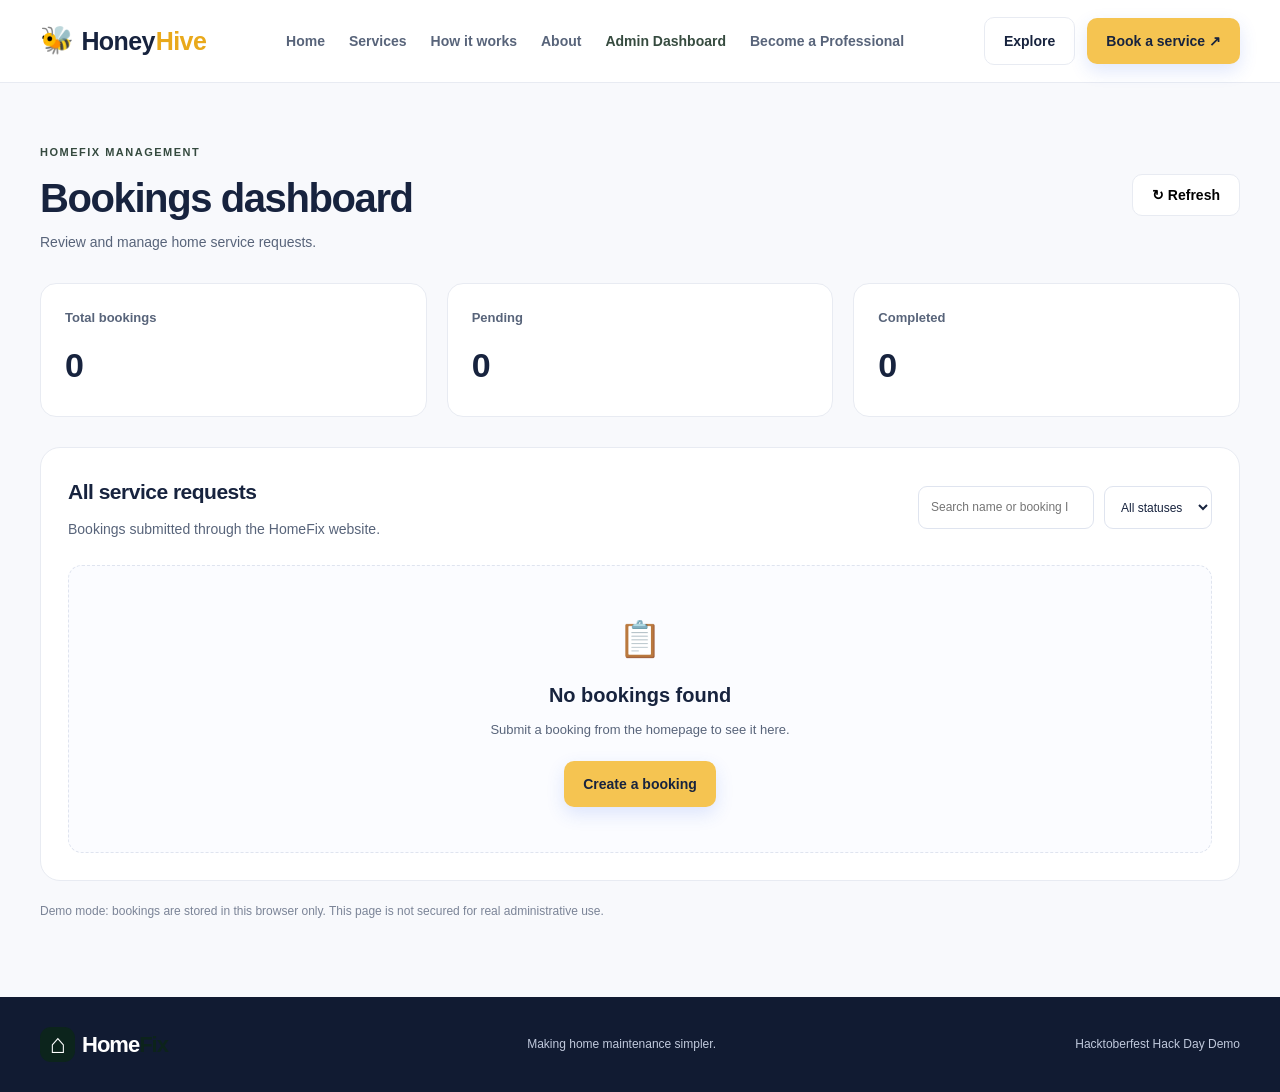
<file: admin.html>
<!DOCTYPE html>
<html lang="en">
<head>
    <meta charset="UTF-8">
    <meta name="viewport" content="width=device-width, initial-scale=1.0">

    <title>HomeFix | Admin Dashboard</title>

    <link rel="stylesheet" href="style.css">
    <script src="admin.js" defer></script>
</head>

<body class="admin-page">

    <!-- <header class="navbar">
        <div class="container nav-container">
            <a href="index.html" class="logo">
                <span class="logo-icon">⌂</span>
                Home<span>Fix</span>
            </a>

            <nav class="nav-links">
                <a href="index.html">View website</a>
                <a href="admin.html" class="active">Bookings</a>
            </nav>

            <a href="index.html#booking" class="btn btn-primary">
                New booking ↗
            </a>
        </div>
    </header> -->

    
<header class="navbar">
    <div class="container nav-container">

        <a href="index.html" class="logo honey-logo">
            <span class="bee-mark" aria-hidden="true">🐝</span>
            Honey<span>Hive</span>
        </a>

        <nav class="nav-links">
            <a href="index.html#home">Home</a>
            <a href="index.html#services">Services</a>
            <a href="index.html#how-it-works">How it works</a>
            <a href="index.html#about">About</a>
            <a href="admin.html" class="active">Admin Dashboard</a>
            <a href="provider-register.html">Become a Professional</a>
        </nav>

        <div class="nav-actions">
            <a href="index.html#services" class="btn btn-outline">
                Explore
            </a>
            <a href="index.html#booking" class="btn btn-primary">
                Book a service ↗
            </a>
        </div>

    </div>
</header>


    <main class="admin-main container">

        <div class="admin-heading">
            <div>
                <span class="section-label">HOMEFIX MANAGEMENT</span>
                <h1>Bookings dashboard</h1>
                <p>Review and manage home service requests.</p>
            </div>

            <button class="btn btn-outline"
                    id="refreshBookings" type="button">
                ↻ Refresh
            </button>
        </div>

        <!-- Summary cards -->
        <section class="admin-stats" aria-label="Booking statistics">

            <article class="stat-card">
                <span>Total bookings</span>
                <strong id="totalCount">0</strong>
            </article>

            <article class="stat-card">
                <span>Pending</span>
                <strong id="pendingCount">0</strong>
            </article>

            <article class="stat-card">
                <span>Completed</span>
                <strong id="completedCount">0</strong>
            </article>

        </section>

        <!-- Search and filter -->
        <section class="admin-panel">

            <div class="admin-toolbar">
                <div>
                    <h2>All service requests</h2>
                    <p>Bookings submitted through the HomeFix website.</p>
                </div>

                <div class="admin-filters">
                    <label class="visually-hidden" for="searchBookings">
                        Search bookings
                    </label>
                    <input
                        id="searchBookings"
                        type="search"
                        placeholder="Search name or booking ID...">

                    <label class="visually-hidden" for="statusFilter">
                        Filter by status
                    </label>
                    <select id="statusFilter">
                        <option value="All">All statuses</option>
                        <option value="Pending">Pending</option>
                        <option value="Completed">Completed</option>
                    </select>
                </div>
            </div>

            <div id="bookingsList" class="bookings-list"
                 aria-live="polite">
                <!-- Booking cards are inserted by admin.js -->
            </div>

            <div id="emptyState" class="empty-state" hidden>
                <div class="empty-icon">📋</div>
                <h3>No bookings found</h3>
                <p>Submit a booking from the homepage to see it here.</p>
                <a href="index.html#booking" class="btn btn-primary">
                    Create a booking
                </a>
            </div>

        </section>

        <p class="admin-notice">
            Demo mode: bookings are stored in this browser only.
            This page is not secured for real administrative use.
        </p>

    </main>

    <footer class="footer">
        <div class="container footer-inner">
            <a href="index.html" class="logo footer-logo">
                <span class="logo-icon">⌂</span>
                Home<span>Fix</span>
            </a>
            <p>Making home maintenance simpler.</p>
            <span class="copyright">Hacktoberfest Hack Day Demo</span>
        </div>
    </footer>

</body>
</html>
</file>
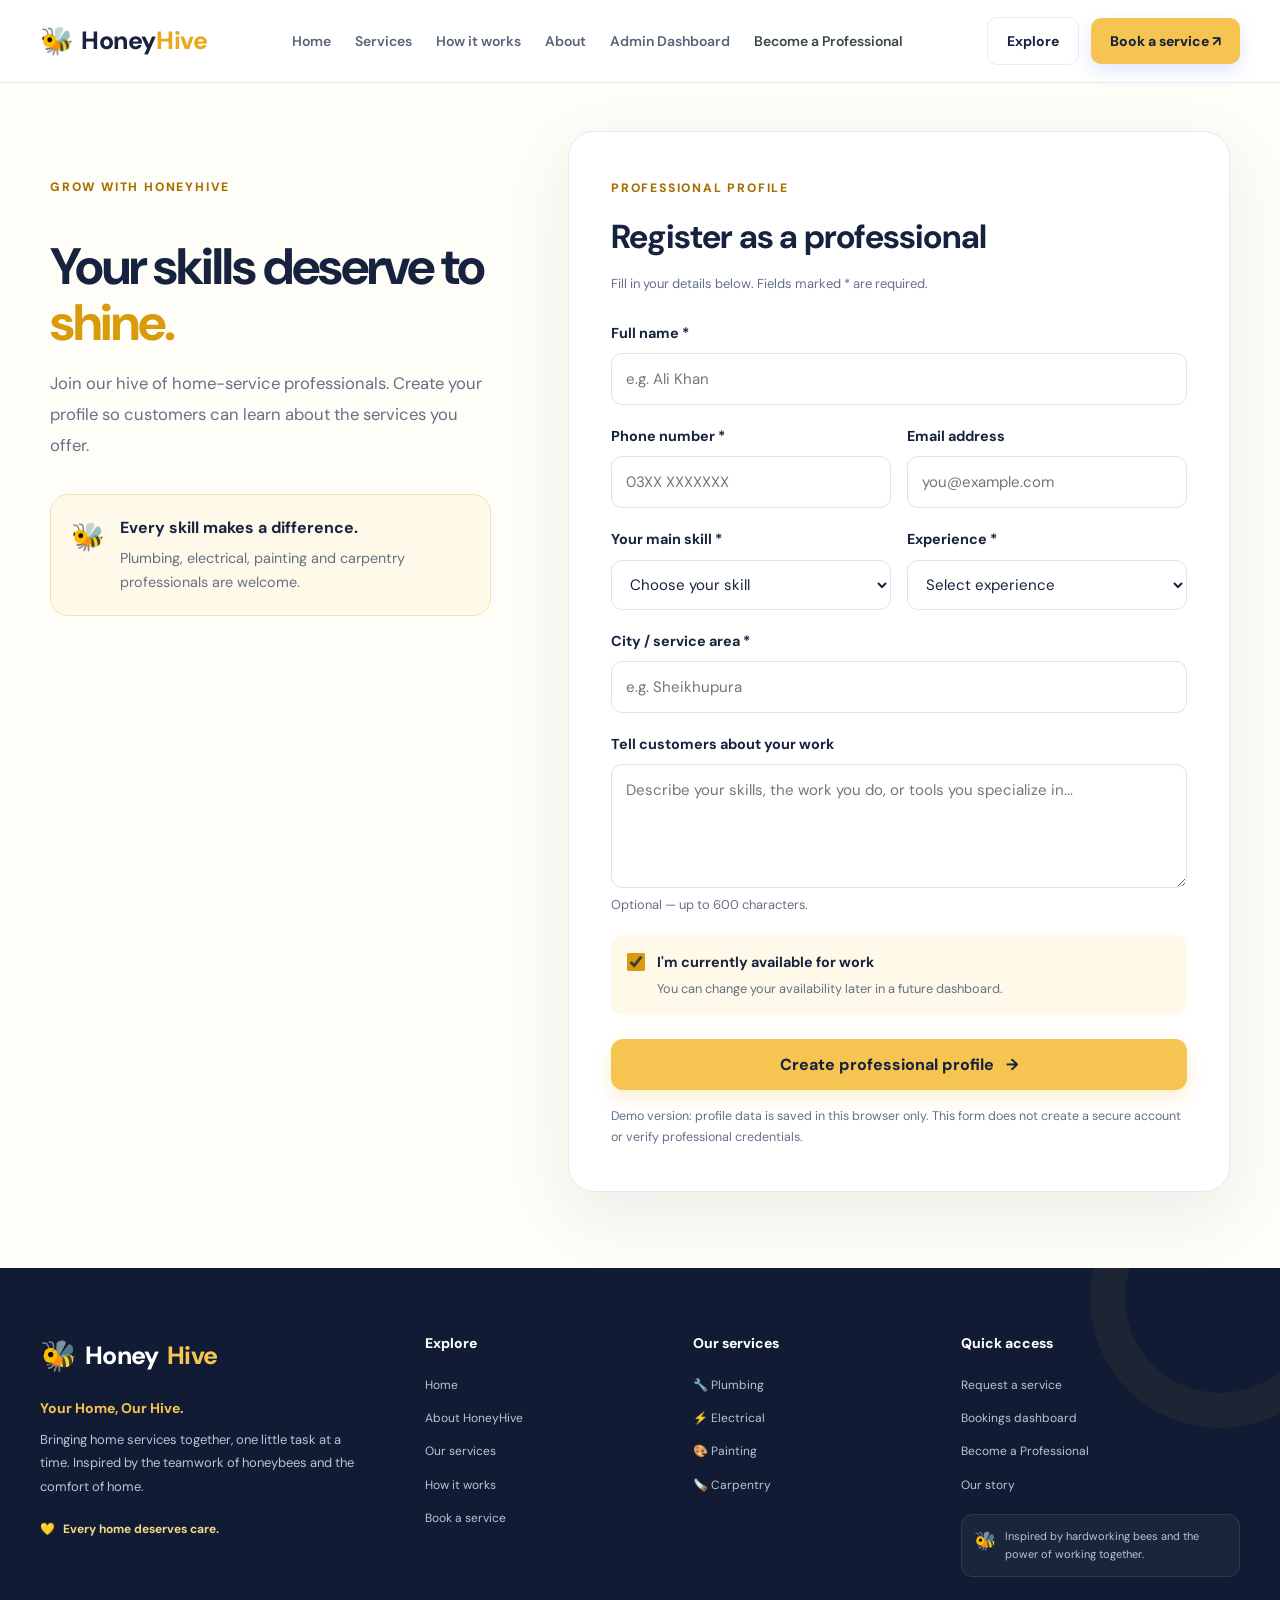
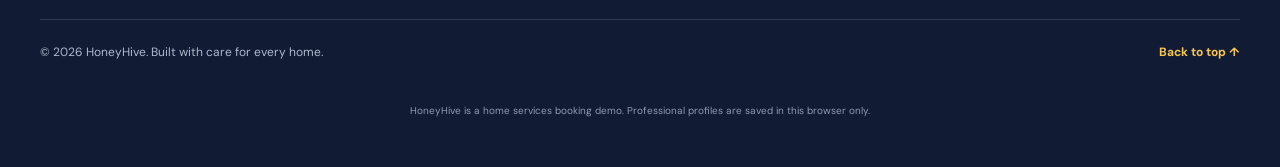
<file: provider-register.html>
<!DOCTYPE html>
<html lang="en">
<head>
    <meta charset="UTF-8">
    <meta name="viewport" content="width=device-width, initial-scale=1.0">
    <meta name="description" content="Join HoneyHive as a home-service professional.">
    <title>Become a Professional | HoneyHive</title>
    <link rel="stylesheet" href="style.css">
    <link rel="stylesheet" href="provider-register.css">
    <script src="provider-register.js" defer></script>
</head>
<body id="top">
    <!-- Shared HoneyHive navigation -->
    <header class="navbar">
        <div class="container nav-container">
            <a href="index.html#home" class="logo honey-logo" aria-label="HoneyHive home">
                <span class="bee-mark" aria-hidden="true">🐝</span>
                Honey<span>Hive</span>
            </a>

            <nav class="nav-links" aria-label="Main navigation">
                <a href="index.html#home">Home</a>
                <a href="index.html#services">Services</a>
                <a href="index.html#how-it-works">How it works</a>
                <a href="index.html#about">About</a>
                <a href="admin.html">Admin Dashboard</a>
                <a href="provider-register.html" class="active" aria-current="page">Become a Professional</a>
            </nav>

            <div class="nav-actions">
                <a href="index.html#services" class="btn btn-outline">Explore</a>
                <a href="index.html#booking" class="btn btn-primary">Book a service ↗</a>
            </div>
        </div>
    </header>

    <main class="provider-page">
        <section class="provider-intro">
            <span class="eyebrow">GROW WITH HONEYHIVE</span>
            <h1>Your skills deserve to <span>shine.</span></h1>
            <p>Join our hive of home-service professionals. Create your profile so customers can learn about the services you offer.</p>
            <div class="intro-note">
                <span aria-hidden="true">🐝</span>
                <div>
                    <strong>Every skill makes a difference.</strong>
                    <p>Plumbing, electrical, painting and carpentry professionals are welcome.</p>
                </div>
            </div>
        </section>

        <section class="provider-form-card" aria-labelledby="formTitle">
            <div class="form-heading">
                <span class="form-step">PROFESSIONAL PROFILE</span>
                <h2 id="formTitle">Register as a professional</h2>
                <p>Fill in your details below. Fields marked * are required.</p>
            </div>

            <form id="providerForm">
                <div class="field">
                    <label for="providerName">Full name *</label>
                    <input id="providerName" name="providerName" type="text"
                           placeholder="e.g. Ali Khan" minlength="2" maxlength="80"
                           autocomplete="name" required>
                </div>

                <div class="field-row">
                    <div class="field">
                        <label for="providerPhone">Phone number *</label>
                        <input id="providerPhone" name="providerPhone" type="tel"
                               placeholder="03XX XXXXXXX" maxlength="20"
                               autocomplete="tel" inputmode="tel" required>
                    </div>
                    <div class="field">
                        <label for="providerEmail">Email address</label>
                        <input id="providerEmail" name="providerEmail" type="email"
                               placeholder="you@example.com" maxlength="120"
                               autocomplete="email">
                    </div>
                </div>

                <div class="field-row">
                    <div class="field">
                        <label for="providerService">Your main skill *</label>
                        <select id="providerService" name="providerService" required>
                            <option value="">Choose your skill</option>
                            <option value="Plumbing">Plumbing</option>
                            <option value="Electrical">Electrical</option>
                            <option value="Painting">Painting</option>
                            <option value="Carpentry">Carpentry</option>
                            <option value="Other">Other</option>
                        </select>
                    </div>
                    <div class="field">
                        <label for="providerExperience">Experience *</label>
                        <select id="providerExperience" name="providerExperience" required>
                            <option value="">Select experience</option>
                            <option value="Beginner">Beginner / less than 1 year</option>
                            <option value="1–2 years">1–2 years</option>
                            <option value="3–5 years">3–5 years</option>
                            <option value="6+ years">6+ years</option>
                        </select>
                    </div>
                </div>

                <div class="field">
                    <label for="providerArea">City / service area *</label>
                    <input id="providerArea" name="providerArea" type="text"
                           placeholder="e.g. Sheikhupura" minlength="2" maxlength="120"
                           autocomplete="address-level2" required>
                </div>

                <div class="field">
                    <label for="providerDetails">Tell customers about your work</label>
                    <textarea id="providerDetails" name="providerDetails" rows="4"
                              maxlength="600"
                              placeholder="Describe your skills, the work you do, or tools you specialize in..."></textarea>
                    <small>Optional — up to 600 characters.</small>
                </div>

                <label class="availability-option">
                    <input id="providerAvailable" name="providerAvailable" type="checkbox" checked>
                    <span>
                        <strong>I'm currently available for work</strong>
                        <small>You can change your availability later in a future dashboard.</small>
                    </span>
                </label>

                <button class="submit-button" type="submit">Create professional profile <span aria-hidden="true">→</span></button>
                <p class="privacy-note">Demo version: profile data is saved in this browser only. This form does not create a secure account or verify professional credentials.</p>
            </form>

            <div id="providerSuccess" class="success-panel" role="status" aria-live="polite" hidden>
                <div class="success-icon" aria-hidden="true">✓</div>
                <h2>Welcome to the hive!</h2>
                <p id="providerSuccessMessage"></p>
                <button id="registerAnother" class="secondary-button" type="button">Register another professional</button>
                <a class="dashboard-link" href="index.html">Back to HoneyHive homepage →</a>
            </div>
        </section>
    </main>

    <!-- Shared HoneyHive footer -->
    <footer class="honey-footer">
        <div class="container">
            <div class="honey-footer-main">
                <div class="honey-footer-brand">
                    <a href="index.html#home" class="honey-footer-logo">
                        <span aria-hidden="true">🐝</span>
                        Honey<span>Hive</span>
                    </a>
                    <p class="honey-footer-tagline">Your Home, Our Hive.</p>
                    <p class="honey-footer-description">
                        Bringing home services together, one little task at a time.
                        Inspired by the teamwork of honeybees and the comfort of home.
                    </p>
                    <div class="honey-footer-motto">
                        <span aria-hidden="true">💛</span>
                        Every home deserves care.
                    </div>
                </div>

                <div class="honey-footer-column">
                    <h3>Explore</h3>
                    <a href="index.html#home">Home</a>
                    <a href="index.html#about">About HoneyHive</a>
                    <a href="index.html#services">Our services</a>
                    <a href="index.html#how-it-works">How it works</a>
                    <a href="index.html#booking">Book a service</a>
                </div>

                <div class="honey-footer-column">
                    <h3>Our services</h3>
                    <a href="index.html#booking" data-service="Plumbing">🔧 Plumbing</a>
                    <a href="index.html#booking" data-service="Electrical">⚡ Electrical</a>
                    <a href="index.html#booking" data-service="Painting">🎨 Painting</a>
                    <a href="index.html#booking" data-service="Carpentry">🪚 Carpentry</a>
                </div>

                <div class="honey-footer-column">
                    <h3>Quick access</h3>
                    <a href="index.html#booking">Request a service</a>
                    <a href="admin.html">Bookings dashboard</a>
                    <a href="provider-register.html">Become a Professional</a>
                    <a href="index.html#about">Our story</a>
                    <div class="honey-footer-note">
                        <span aria-hidden="true">🐝</span>
                        <p>Inspired by hardworking bees and the power of working together.</p>
                    </div>
                </div>
            </div>

            <div class="honey-footer-bottom">
                <p>© <span id="honeyYear">2026</span> HoneyHive. Built with care for every home.</p>
                <a href="#top" class="honey-back-top">Back to top ↑</a>
            </div>
            <p class="honey-footer-disclaimer">
                HoneyHive is a home services booking demo. Professional profiles are saved in this browser only.
            </p>
        </div>
    </footer>
</body>
</html>
</file>
<file: style.css>
/* =========================
   1. Global Styles
========================= */

:root {
    --primary: #0c2617d3;
    --primary-dark: #2447c8;
    --navy: #17233e;
    --text: #58647a;
    --background: #f8f9fc;
    --white: #ffffff;
    --border: #e8ebf2;
    --mint: #dff7eb;
    --radius: 20px;
}

* {
    margin: 0;
    padding: 0;
    box-sizing: border-box;
}

html {
    scroll-behavior: smooth;
    scroll-padding-top: 90px;
}

body {
    font-family: "DM Sans", sans-serif;
    background: var(--white);
    color: var(--navy);
    line-height: 1.6;
}

a {
    text-decoration: none;
    color: inherit;
}

img {
    display: block;
    width: 100%;
    height: 100%;
    object-fit: cover;
}

.container {
    width: min(1160px, 90%);
    margin: 0 auto;
}

.section-padding {
    padding: 100px 0;
}


/* =========================
   2. Navigation
========================= */

.navbar {
    background: rgba(255, 255, 255, 0.96);
    border-bottom: 1px solid var(--border);
    position: sticky;
    top: 0;
    z-index: 100;
}

.nav-container {
    min-height: 82px;
    display: flex;
    align-items: center;
    justify-content: space-between;
    gap: 25px;
}

.logo {
    display: inline-flex;
    align-items: center;
    gap: 7px;
    font-size: 25px;
    font-weight: 800;
    letter-spacing: -1px;
    white-space: nowrap;
}

.logo > span:last-child {
    color: var(--primary);
    margin-left: -7px;
}

.logo-icon {
    width: 35px;
    height: 35px;
    display: grid;
    place-items: center;
    background: var(--primary);
    color: white;
    border-radius: 11px;
    font-size: 27px;
    line-height: 1;
}

.nav-links {
    display: flex;
    align-items: center;
    gap: 30px;
}

.nav-links a {
    color: var(--text);
    font-size: 14px;
    font-weight: 600;
    transition: color 0.2s ease;
}

.nav-links a:hover,
.nav-links a.active {
    color: var(--primary);
}

.nav-actions {
    display: flex;
    align-items: center;
    gap: 10px;
}


/* =========================
   3. Buttons
========================= */

.btn {
    display: inline-flex;
    align-items: center;
    justify-content: center;
    gap: 12px;
    padding: 12px 19px;
    border-radius: 10px;
    font-family: inherit;
    font-size: 14px;
    font-weight: 700;
    transition:
        transform 0.2s ease,
        background 0.2s ease,
        box-shadow 0.2s ease;
}

.btn:hover {
    transform: translateY(-2px);
}

.btn-primary {
    background: var(--primary);
    color: var(--white);
    box-shadow: 0 7px 18px rgba(49, 91, 234, 0.15);
}

.btn-primary:hover {
    background: var(--primary-dark);
    box-shadow: 0 10px 24px rgba(49, 91, 234, 0.22);
}

.btn-outline {
    border: 1px solid var(--border);
    background: white;
}

.btn-outline:hover {
    border-color: var(--primary);
    color: var(--primary);
}

.btn-large {
    padding: 16px 23px;
}

.btn-text {
    color: var(--navy);
}

.btn-light {
    background: white;
    color: var(--primary);
    padding: 16px 24px;
}


/* =========================
   4. Hero Section
========================= */

.hero {
    background:
        radial-gradient(
            circle at 90% 15%,
            #eaf0ff 0,
            transparent 33%
        ),
        var(--background);
    padding: 85px 0 100px;
    overflow: hidden;
}

.hero-grid {
    display: grid;
    grid-template-columns: 1fr 0.95fr;
    align-items: center;
    gap: 65px;
}

.eyebrow {
    display: inline-flex;
    align-items: center;
    gap: 9px;
    font-size: 11px;
    font-weight: 800;
    letter-spacing: 1.2px;
    color: var(--primary);
    margin-bottom: 24px;
}

.status-dot {
    height: 9px;
    width: 9px;
    border-radius: 50%;
    background: #22b879;
    box-shadow: 0 0 0 4px #dff7eb;
}

.hero h1 {
    font-size: clamp(45px, 5.1vw, 68px);
    font-weight: 800;
    letter-spacing: -3.5px;
    line-height: 1.12;
}

.hero h1 span {
    color: var(--primary);
}

.hero-description {
    color: var(--text);
    font-size: 16px;
    line-height: 1.9;
    max-width: 470px;
    margin: 23px 0 28px;
}

.hero-buttons {
    display: flex;
    align-items: center;
    flex-wrap: wrap;
    gap: 14px;
}

.trust-row {
    display: flex;
    align-items: center;
    gap: 14px;
    margin-top: 42px;
}

.avatar-stack {
    display: flex;
    padding-left: 5px;
}

.avatar-stack span {
    width: 36px;
    height: 36px;
    display: grid;
    place-items: center;
    margin-left: -6px;
    background: #e9edfb;
    border: 2px solid white;
    border-radius: 50%;
    font-size: 18px;
}

.trust-text {
    display: flex;
    flex-direction: column;
    font-size: 12px;
}

.trust-text strong {
    font-size: 13px;
}

.trust-text span {
    color: var(--text);
    margin-top: 2px;
}


/* =========================
   5. Hero Image & Badges
========================= */

.hero-visual {
    position: relative;
    padding: 10px 10px 20px;
}

.hero-image {
    position: relative;
    z-index: 1;
    height: 470px;
    overflow: hidden;
    border-radius: 170px 170px 28px 28px;
    background: #dce5f5;
    box-shadow: 0 25px 65px rgba(23, 35, 62, 0.13);
}

.hero-image img {
    transition: transform 0.5s ease;
}

.hero-image:hover img {
    transform: scale(1.04);
}

.floating-card {
    position: absolute;
    z-index: 2;
    display: flex;
    align-items: center;
    gap: 12px;
    background: white;
    padding: 15px 18px;
    border-radius: 15px;
    box-shadow: 0 15px 40px rgba(23, 35, 62, 0.12);
}

.floating-card strong,
.floating-card small {
    display: block;
}

.floating-card strong {
    font-size: 14px;
}

.floating-card small {
    color: var(--text);
    font-size: 11px;
    margin-top: 2px;
}

.service-badge {
    top: 65px;
    left: -45px;
}

.badge-icon {
    width: 36px;
    height: 36px;
    display: grid;
    place-items: center;
    border-radius: 50%;
    background: var(--mint);
    color: #138454;
    font-weight: 800;
}

.rating-badge {
    right: -15px;
    bottom: 55px;
}

.rating-star {
    font-size: 30px;
    color: #ffb627;
}

.decorative-circle {
    position: absolute;
    width: 150px;
    height: 150px;
    border: 25px solid #dfe7ff;
    border-radius: 50%;
    right: -35px;
    top: -30px;
    z-index: 0;
}


/* =========================
   6. Section Headings
========================= */

.section-heading {
    display: flex;
    justify-content: space-between;
    align-items: end;
    gap: 35px;
    margin-bottom: 42px;
}

.section-label {
    display: inline-block;
    color: var(--primary);
    font-size: 11px;
    font-weight: 800;
    letter-spacing: 1.5px;
    margin-bottom: 12px;
}

.section-heading h2,
.center-heading h2 {
    font-size: clamp(30px, 3.5vw, 42px);
    letter-spacing: -1.5px;
    line-height: 1.2;
}

.section-heading > p {
    max-width: 340px;
    color: var(--text);
    font-size: 14px;
    line-height: 1.9;
    padding-bottom: 4px;
}


/* =========================
   7. Service Cards
========================= */

.services {
    background: white;
}

.services-grid {
    display: grid;
    grid-template-columns: repeat(4, minmax(0, 1fr));
    gap: 22px;
}

.service-card {
    border: 1px solid var(--border);
    border-radius: var(--radius);
    overflow: hidden;
    background: white;
    transition:
        transform 0.25s ease,
        box-shadow 0.25s ease,
        border-color 0.25s ease;
}

.service-card:hover {
    transform: translateY(-7px);
    border-color: #d7dfff;
    box-shadow: 0 18px 40px rgba(23, 35, 62, 0.09);
}

.service-image {
    position: relative;
    height: 190px;
    overflow: hidden;
    background: #edf0f8;
}

.service-image img {
    transition: transform 0.4s ease;
}

.service-card:hover .service-image img {
    transform: scale(1.07);
}

.service-number {
    position: absolute;
    top: 13px;
    right: 13px;
    background: rgba(255, 255, 255, 0.95);
    border-radius: 8px;
    padding: 5px 9px;
    font-size: 11px;
    font-weight: 800;
}

.service-info {
    padding: 21px 18px 23px;
}

.service-icon {
    width: 43px;
    height: 43px;
    display: grid;
    place-items: center;
    background: #eef2ff;
    border-radius: 12px;
    font-size: 22px;
    margin-bottom: 16px;
}

.electrical .service-icon {
    background: #fff5d9;
}

.painting .service-icon {
    background: #ffedf1;
}

.carpentry .service-icon {
    background: #f8eee2;
}

.service-info h3 {
    font-size: 20px;
    letter-spacing: -0.4px;
    margin-bottom: 7px;
}

.service-info p {
    min-height: 46px;
    color: var(--text);
    font-size: 13px;
    line-height: 1.8;
}

.service-link {
    display: inline-flex;
    align-items: center;
    gap: 10px;
    margin-top: 18px;
    color: var(--primary);
    font-size: 12px;
    font-weight: 800;
}

.service-link span {
    transition: transform 0.2s ease;
}

.service-link:hover span {
    transform: translateX(5px);
}


/* =========================
   8. How It Works
========================= */

.how-it-works {
    background: var(--background);
}

.center-heading {
    text-align: center;
    margin-bottom: 55px;
}

.center-heading p {
    margin-top: 13px;
    color: var(--text);
    font-size: 14px;
}

.steps-grid {
    display: grid;
    grid-template-columns: repeat(3, 1fr);
    gap: 35px;
}

.step {
    text-align: center;
    padding: 30px 25px;
    background: white;
    border: 1px solid var(--border);
    border-radius: var(--radius);
}

.step-icon {
    width: 62px;
    height: 62px;
    display: grid;
    place-items: center;
    margin: 0 auto 22px;
    background: #eaf0ff;
    color: var(--primary);
    border-radius: 18px;
    font-size: 20px;
    font-weight: 800;
}

.step h3 {
    font-size: 18px;
    margin-bottom: 10px;
}

.step p {
    font-size: 13px;
    color: var(--text);
    line-height: 1.8;
}


/* =========================
   9. Booking Call to Action
========================= */

.booking-cta {
    padding: 65px 0;
    background: var(--primary);
    color: white;
}

.cta-inner {
    display: flex;
    align-items: center;
    justify-content: space-between;
    gap: 30px;
}

.cta-label {
    color: #d9e2ff;
}

.cta-inner h2 {
    font-size: clamp(27px, 3.2vw, 38px);
    letter-spacing: -1px;
    line-height: 1.25;
}

.cta-inner p {
    margin-top: 10px;
    font-size: 14px;
    color: #e3e9ff;
}


/* =========================
   10. Footer
========================= */

.footer {
    background: #111b32;
    color: white;
    padding: 30px 0;
}

.footer-inner {
    display: flex;
    align-items: center;
    justify-content: space-between;
    flex-wrap: wrap;
    gap: 20px;
}

.footer-logo {
    font-size: 22px;
}

.footer-inner > p,
.copyright {
    font-size: 12px;
    color: #c0c9dc;
}


/* =========================
   11. Tablet Responsive
========================= */

@media (max-width: 1000px) {

    .nav-links {
        gap: 16px;
    }

    .nav-actions .btn-outline {
        display: none;
    }

    .hero-grid {
        gap: 35px;
    }

    .hero-image {
        height: 400px;
    }

    .service-badge {
        left: -15px;
    }

    .rating-badge {
        right: -5px;
    }

    .services-grid {
        grid-template-columns: repeat(2, minmax(0, 1fr));
    }

    .service-image {
        height: 220px;
    }
}


/* =========================
   12. Mobile Responsive
========================= */

@media (max-width: 680px) {

    .container {
        width: 90%;
    }

    .section-padding {
        padding: 70px 0;
    }

    .nav-container {
        min-height: 72px;
        flex-wrap: wrap;
        padding: 14px 0;
        gap: 15px;
    }

    .logo {
        font-size: 22px;
    }

    .nav-actions {
        margin-left: auto;
    }

    .nav-actions .btn {
        padding: 10px 12px;
        font-size: 12px;
    }

    .nav-links {
        order: 3;
        width: 100%;
        overflow-x: auto;
        justify-content: flex-start;
        padding: 4px 0 8px;
        gap: 23px;
    }

    .nav-links a {
        white-space: nowrap;
        font-size: 12px;
    }

    .hero {
        padding: 60px 0 75px;
    }

    .hero-grid {
        grid-template-columns: 1fr;
        gap: 48px;
    }

    .hero h1 {
        font-size: clamp(43px, 10vw, 58px);
        letter-spacing: -2.5px;
    }

    .hero-description {
        font-size: 14px;
    }

    .hero-visual {
        margin: 0 8px;
    }

    .hero-image {
        height: 390px;
        border-radius: 140px 140px 24px 24px;
    }

    .service-badge {
        top: 50px;
        left: -12px;
        padding: 11px;
    }

    .rating-badge {
        right: -10px;
        bottom: 35px;
        padding: 11px;
    }

    .floating-card strong {
        font-size: 12px;
    }

    .floating-card small {
        font-size: 10px;
    }

    .section-heading {
        flex-direction: column;
        align-items: flex-start;
        gap: 15px;
    }

    .section-heading h2,
    .center-heading h2 {
        font-size: 32px;
    }

    .services-grid {
        grid-template-columns: 1fr;
        gap: 22px;
    }

    .service-image {
        height: 230px;
    }

    .service-info {
        padding: 22px;
    }

    .service-info p {
        min-height: auto;
    }

    .steps-grid {
        grid-template-columns: 1fr;
        gap: 18px;
    }

    .center-heading {
        margin-bottom: 35px;
    }

    .cta-inner {
        align-items: flex-start;
        flex-direction: column;
    }

    .footer-inner {
        flex-direction: column;
        align-items: flex-start;
        gap: 15px;
    }
}


/* =========================
   13. Small Phone Screens
========================= */

@media (max-width: 380px) {

    .hero h1 {
        font-size: 39px;
    }

    .hero-buttons {
        align-items: stretch;
        flex-direction: column;
    }

    .hero-buttons .btn {
        width: 100%;
    }

    .hero-image {
        height: 320px;
    }

    .floating-card {
        gap: 7px;
    }
}


/* Respect reduced-motion preferences */

@media (prefers-reduced-motion: reduce) {
    *,
    *::before,
    *::after {
        scroll-behavior: auto !important;
        transition-duration: 0.01ms !important;
        animation-duration: 0.01ms !important;
    }
}


/* =========================
   Booking Form Section
========================= */

.booking-section {
    background: #f8f9fc;
}

.booking-layout {
    display: grid;
    grid-template-columns: 0.8fr 1.2fr;
    gap: 65px;
    align-items: start;
}

.booking-intro {
    padding-top: 25px;
}

.booking-intro h2 {
    max-width: 430px;
    font-size: clamp(34px, 4vw, 48px);
    line-height: 1.2;
    letter-spacing: -1.8px;
}

.booking-intro h2 span {
    color: #315bea;
}

.booking-intro > p {
    margin-top: 20px;
    max-width: 400px;
    color: #58647a;
    font-size: 15px;
    line-height: 1.9;
}

.booking-benefit {
    display: flex;
    align-items: flex-start;
    gap: 14px;
    margin-top: 28px;
}

.booking-benefit > span {
    display: grid;
    place-items: center;
    flex-shrink: 0;
    width: 32px;
    height: 32px;
    border-radius: 10px;
    background: #dff7eb;
    color: #138454;
    font-weight: 800;
}

.booking-benefit strong {
    display: block;
    font-size: 14px;
}

.booking-benefit p {
    margin-top: 4px;
    color: #58647a;
    font-size: 13px;
    line-height: 1.7;
}


/* Booking card */

.booking-card {
    padding: 34px;
    background: #ffffff;
    border: 1px solid #e8ebf2;
    border-radius: 22px;
    box-shadow: 0 18px 55px rgba(23, 35, 62, 0.06);
}

.form-heading {
    margin-bottom: 28px;
}

.form-heading h3 {
    font-size: 25px;
    letter-spacing: -0.6px;
}

.form-heading p {
    margin-top: 7px;
    color: #58647a;
    font-size: 13px;
    line-height: 1.7;
}

.form-row {
    display: grid;
    grid-template-columns: 1fr 1fr;
    gap: 17px;
}

.form-group {
    display: flex;
    flex-direction: column;
    gap: 8px;
    margin-bottom: 20px;
}

.form-group label {
    color: #17233e;
    font-size: 13px;
    font-weight: 700;
}

.form-group input,
.form-group select,
.form-group textarea {
    width: 100%;
    min-width: 0;
    padding: 13px 14px;
    border: 1px solid #dfe4ef;
    border-radius: 10px;
    background: #ffffff;
    color: #17233e;
    font: inherit;
    font-size: 13px;
    outline: none;
    transition: border-color 0.2s, box-shadow 0.2s;
}

.form-group input,
.form-group select {
    min-height: 47px;
}

.form-group textarea {
    min-height: 115px;
    resize: vertical;
}

.form-group input::placeholder,
.form-group textarea::placeholder {
    color: #9aa3b5;
}

.form-group input:focus,
.form-group select:focus,
.form-group textarea:focus {
    border-color: #315bea;
    box-shadow: 0 0 0 3px rgba(49, 91, 234, 0.1);
}

.form-group input:focus:invalid,
.form-group textarea:focus:invalid,
.form-group select:focus:invalid {
    border-color: #d9534f;
}

.field-hint {
    color: #7b8497;
    font-size: 11px;
}

.submit-btn {
    width: 100%;
    border: none;
    cursor: pointer;
    font-family: inherit;
    min-height: 50px;
}

.form-note {
    margin-top: 15px;
    color: #7b8497;
    font-size: 11px;
    line-height: 1.7;
    text-align: center;
}


/* Booking confirmation */

.booking-success {
    padding: 25px 10px 10px;
    text-align: center;
}

.booking-success[hidden] {
    display: none;
}

.success-icon {
    display: grid;
    place-items: center;
    width: 62px;
    height: 62px;
    margin: 0 auto 20px;
    border-radius: 50%;
    background: #dff7eb;
    color: #138454;
    font-size: 28px;
    font-weight: 800;
}

.booking-success h3 {
    font-size: 24px;
}

.booking-success p {
    margin: 12px 0 22px;
    color: #58647a;
    font-size: 14px;
    line-height: 1.8;
    overflow-wrap: anywhere;
}


/* Booking responsive layout */

@media (max-width: 850px) {
    .booking-layout {
        grid-template-columns: 1fr;
        gap: 35px;
    }

    .booking-intro {
        padding-top: 0;
    }

    .booking-intro h2 {
        max-width: 600px;
    }
}

@media (max-width: 480px) {
    .booking-card {
        padding: 23px 18px;
    }

    .form-row {
        grid-template-columns: 1fr;
        gap: 0;
    }

    .booking-intro h2 {
        font-size: 35px;
    }

    .form-heading h3 {
        font-size: 22px;
    }
}

/* =================================
   HomeFix Admin Dashboard
================================= */

.admin-page {
    min-height: 100vh;
    background: #f8f9fc;
}

.admin-main {
    padding-top: 55px;
    padding-bottom: 75px;
}

.admin-heading {
    display: flex;
    align-items: center;
    justify-content: space-between;
    gap: 20px;
    margin-bottom: 30px;
}

.admin-heading h1 {
    font-size: clamp(30px, 4vw, 40px);
    letter-spacing: -1.4px;
    line-height: 1.2;
}

.admin-heading p,
.admin-toolbar p {
    margin-top: 9px;
    color: #58647a;
    font-size: 14px;
}

.admin-stats {
    display: grid;
    grid-template-columns: repeat(3, 1fr);
    gap: 20px;
    margin-bottom: 30px;
}

.stat-card {
    padding: 24px;
    background: #ffffff;
    border: 1px solid #e8ebf2;
    border-radius: 16px;
}

.stat-card span {
    display: block;
    color: #58647a;
    font-size: 13px;
    font-weight: 600;
}

.stat-card strong {
    display: block;
    margin-top: 9px;
    color: #17233e;
    font-size: 34px;
    letter-spacing: -1px;
}

.admin-panel {
    padding: 27px;
    background: #ffffff;
    border: 1px solid #e8ebf2;
    border-radius: 20px;
}

.admin-toolbar {
    display: flex;
    align-items: center;
    justify-content: space-between;
    flex-wrap: wrap;
    gap: 20px;
    margin-bottom: 25px;
}

.admin-toolbar h2 {
    font-size: 21px;
    letter-spacing: -0.5px;
}

.admin-filters {
    display: flex;
    gap: 10px;
    flex-wrap: wrap;
}

.admin-filters input,
.admin-filters select {
    min-height: 43px;
    max-width: 100%;
    padding: 10px 12px;
    border: 1px solid #dfe4ef;
    border-radius: 9px;
    background: white;
    color: #17233e;
    font: inherit;
    font-size: 12px;
}

.admin-filters input:focus,
.admin-filters select:focus {
    outline: 2px solid #315bea;
    outline-offset: 2px;
}

.bookings-list {
    display: grid;
    grid-template-columns: repeat(2, minmax(0, 1fr));
    gap: 18px;
}

.booking-admin-card {
    min-width: 0;
    padding: 22px;
    border: 1px solid #e8ebf2;
    border-radius: 15px;
    background: #ffffff;
}

.booking-card-header {
    display: flex;
    justify-content: space-between;
    align-items: flex-start;
    gap: 12px;
    margin-bottom: 17px;
}

.booking-card-title {
    min-width: 0;
}

.booking-card-title h3 {
    overflow-wrap: anywhere;
    font-size: 17px;
}

.booking-id {
    display: block;
    margin-top: 5px;
    color: #7b8497;
    font-size: 11px;
    overflow-wrap: anywhere;
}

.status-badge {
    flex-shrink: 0;
    display: inline-block;
    padding: 6px 10px;
    border-radius: 20px;
    font-size: 11px;
    font-weight: 800;
}

.status-pending {
    color: #956300;
    background: #fff1c9;
}

.status-completed {
    color: #138454;
    background: #dff7eb;
}

.booking-service-tag {
    display: inline-block;
    margin-bottom: 13px;
    padding: 6px 10px;
    border-radius: 8px;
    background: #eef2ff;
    color: #315bea;
    font-size: 12px;
    font-weight: 800;
}

.booking-detail {
    margin-top: 10px;
    color: #58647a;
    font-size: 12px;
    line-height: 1.7;
    overflow-wrap: anywhere;
    white-space: pre-wrap;
}

.booking-detail strong {
    color: #17233e;
}

.booking-actions {
    display: flex;
    flex-wrap: wrap;
    gap: 10px;
    margin-top: 20px;
    padding-top: 17px;
    border-top: 1px solid #e8ebf2;
}

.booking-actions .btn {
    font-size: 12px;
    padding: 10px 12px;
}

.btn-delete {
    color: #c03939;
}

.btn-delete:hover {
    border-color: #c03939;
    background: #fff5f5;
}

.empty-state {
    padding: 45px 20px;
    text-align: center;
    border: 1px dashed #dfe4ef;
    border-radius: 14px;
    background: #fbfcff;
}

.empty-state[hidden] {
    display: none;
}

.empty-icon {
    margin-bottom: 12px;
    font-size: 35px;
}

.empty-state h3 {
    font-size: 20px;
}

.empty-state p {
    margin: 9px 0 20px;
    color: #58647a;
    font-size: 13px;
}

.admin-notice {
    margin-top: 20px;
    color: #7b8497;
    font-size: 12px;
    line-height: 1.7;
}

.visually-hidden {
    position: absolute;
    width: 1px;
    height: 1px;
    padding: 0;
    margin: -1px;
    overflow: hidden;
    clip: rect(0, 0, 0, 0);
    white-space: nowrap;
    border: 0;
}


/* Admin mobile responsiveness */

@media (max-width: 800px) {
    .bookings-list {
        grid-template-columns: 1fr;
    }

    .admin-toolbar {
        align-items: flex-start;
        flex-direction: column;
    }

    .admin-filters {
        width: 100%;
    }

    .admin-filters input {
        flex: 1;
        min-width: 0;
    }
}

@media (max-width: 520px) {
    .admin-main {
        padding-top: 35px;
    }

    .admin-heading {
        align-items: flex-start;
        flex-direction: column;
    }

    .admin-stats {
        grid-template-columns: 1fr;
        gap: 12px;
    }

    .stat-card {
        padding: 18px;
    }

    .stat-card strong {
        font-size: 28px;
    }

    .admin-panel {
        padding: 16px;
    }

    .admin-filters {
        flex-direction: column;
    }

    .admin-filters input,
    .admin-filters select {
        width: 100%;
    }

    .booking-admin-card {
        padding: 17px;
    }
}

/* ==========================================
   HONEYHIVE — ABOUT SECTION
========================================== */

.honey-about {
    position: relative;
    overflow: hidden;
    padding: 100px 0;
    background: #fffaf0;
}

.honey-about-container {
    display: grid;
    grid-template-columns: 0.95fr 1.05fr;
    align-items: center;
    gap: 75px;
}

.honey-about-visual {
    position: relative;
    min-width: 0;
    padding: 20px 15px 35px 0;
}

.honey-about-glow {
    position: absolute;
    top: 0;
    left: 0;
    width: 85%;
    aspect-ratio: 1;
    border-radius: 50%;
    background: #f5c451;
    opacity: 0.15;
    filter: blur(55px);
    pointer-events: none;
}

.honey-about-card {
    position: relative;
    overflow: hidden;
    min-height: 400px;
    padding: 48px 35px;
    display: flex;
    flex-direction: column;
    align-items: flex-start;
    justify-content: center;
    border: 1px solid rgb(255 255 255 / 18%);
    border-radius: 28px;
    background: linear-gradient(145deg, #192746, #263c60);
    box-shadow: 0 24px 55px rgb(23 35 62 / 16%);
    color: #ffffff;
}

.honey-about-emoji {
    display: inline-block;
    margin-bottom: 25px;
    font-size: 66px;
    filter: drop-shadow(0 8px 14px rgb(0 0 0 / 12%));
    animation: beeFloat 3s ease-in-out infinite;
}

.honey-about-card h3 {
    position: relative;
    z-index: 1;
    margin: 14px 0;
    font-size: clamp(28px, 3.5vw, 38px);
    line-height: 1.25;
    letter-spacing: -1px;
}

.honey-visual-label {
    position: relative;
    z-index: 1;
    color: #f5c451;
    font-size: 11px;
    font-weight: 800;
    letter-spacing: 2px;
}

.honey-visual-caption {
    position: relative;
    z-index: 1;
    max-width: 300px;
    color: #d8e0ed;
    font-size: 14px;
    line-height: 1.8;
}

.honey-about-hex {
    position: absolute;
    color: rgb(245 196 81 / 13%);
    font-size: 100px;
    line-height: 1;
    pointer-events: none;
}

.hex-one {
    top: 15px;
    right: 20px;
}

.hex-two {
    right: 80px;
    bottom: 35px;
    font-size: 65px;
}

.hex-three {
    top: 43%;
    right: -20px;
    font-size: 65px;
}

.honey-floating-note {
    position: absolute;
    right: -12px;
    bottom: 0;
    display: flex;
    align-items: center;
    gap: 13px;
    max-width: calc(100% - 10px);
    padding: 16px 20px;
    border: 1px solid #f1e8d2;
    border-radius: 17px;
    background: #ffffff;
    box-shadow: 0 12px 35px rgb(23 35 62 / 10%);
}

.honey-floating-note > span {
    display: grid;
    width: 42px;
    height: 42px;
    flex-shrink: 0;
    place-items: center;
    border-radius: 13px;
    background: #fff5d7;
    font-size: 21px;
}

.honey-floating-note strong,
.honey-floating-note small {
    display: block;
}

.honey-floating-note strong {
    color: #17233e;
    font-size: 13px;
}

.honey-floating-note small {
    margin-top: 4px;
    color: #788196;
    font-size: 11px;
}

.honey-about-content {
    min-width: 0;
}

.honey-section-label {
    display: inline-block;
    margin-bottom: 17px;
    color: #a87300;
    font-size: 12px;
    font-weight: 800;
    letter-spacing: 2px;
}

.honey-about-content > h2 {
    margin: 0 0 22px;
    color: #17233e;
    font-size: clamp(32px, 4vw, 47px);
    line-height: 1.18;
    letter-spacing: -1.8px;
}

.honey-about-content > h2 span {
    color: #d69b12;
}

.honey-about-lead {
    margin-bottom: 15px;
    color: #273751;
    font-size: 17px;
    font-weight: 700;
    line-height: 1.7;
}

.honey-about-description {
    margin-bottom: 15px;
    color: #657086;
    font-size: 14px;
    line-height: 1.9;
}

.honey-values {
    display: grid;
    gap: 19px;
    margin: 27px 0 30px;
}

.honey-value {
    display: flex;
    align-items: flex-start;
    gap: 15px;
}

.honey-value > span {
    display: grid;
    width: 44px;
    height: 44px;
    flex-shrink: 0;
    place-items: center;
    border: 1px solid #f3e6c3;
    border-radius: 13px;
    background: #fff3cf;
    font-size: 20px;
}

.honey-value h3 {
    margin: 2px 0 5px;
    color: #17233e;
    font-size: 14px;
}

.honey-value p {
    color: #788196;
    font-size: 12px;
    line-height: 1.7;
}

.honey-about-btn {
    display: inline-flex;
    align-items: center;
    gap: 13px;
    border-radius: 10px;
}

/* ==========================================
   HONEYHIVE — FOOTER
========================================== */

.honey-footer {
    position: relative;
    overflow: hidden;
    padding: 70px 0 24px;
    background: #111c34;
    color: #ffffff;
}

.honey-footer::before {
    position: absolute;
    top: -100px;
    right: -70px;
    width: 260px;
    height: 260px;
    border: 35px solid rgb(245 196 81 / 5%);
    border-radius: 50%;
    content: "";
    pointer-events: none;
}

.honey-footer-main {
    position: relative;
    display: grid;
    grid-template-columns: 1.5fr 0.85fr 0.9fr 1fr;
    gap: 40px;
    padding-bottom: 48px;
}

.honey-footer-brand {
    max-width: 330px;
}

.honey-footer-logo {
    display: inline-flex;
    align-items: center;
    gap: 9px;
    color: #ffffff;
    font-size: 25px;
    font-weight: 800;
    letter-spacing: -0.8px;
}

.honey-footer-logo > span:first-child {
    font-size: 30px;
}

.honey-footer-logo > span:last-child {
    color: #f5c451;
}

.honey-footer-tagline {
    margin: 17px 0 9px;
    color: #f5c451;
    font-size: 14px;
    font-weight: 700;
}

.honey-footer-description {
    color: #bac4d6;
    font-size: 13px;
    line-height: 1.9;
}

.honey-footer-motto {
    display: flex;
    align-items: center;
    gap: 8px;
    margin-top: 22px;
    color: #f5d986;
    font-size: 12px;
    font-weight: 700;
}

.honey-footer-column {
    display: flex;
    flex-direction: column;
    align-items: flex-start;
    gap: 15px;
}

.honey-footer-column h3 {
    margin: 5px 0 7px;
    color: #ffffff;
    font-size: 14px;
    font-weight: 800;
}

.honey-footer-column > a {
    color: #bac4d6;
    font-size: 12px;
    line-height: 1.6;
    transition: color 180ms ease, transform 180ms ease;
}

.honey-footer-column > a:hover {
    color: #f5c451;
    transform: translateX(3px);
}

.honey-footer-note {
    display: flex;
    align-items: flex-start;
    gap: 9px;
    margin-top: 5px;
    padding: 12px;
    border: 1px solid rgb(255 255 255 / 9%);
    border-radius: 12px;
    background: rgb(255 255 255 / 4%);
}

.honey-footer-note > span {
    font-size: 18px;
}

.honey-footer-note p {
    color: #bac4d6;
    font-size: 11px;
    line-height: 1.7;
}

.honey-footer-bottom {
    position: relative;
    display: flex;
    align-items: center;
    justify-content: space-between;
    gap: 20px;
    padding: 22px 0;
    border-top: 1px solid rgb(255 255 255 / 12%);
}

.honey-footer-bottom p {
    color: #aeb9cc;
    font-size: 12px;
    line-height: 1.8;
}

.honey-back-top {
    flex-shrink: 0;
    color: #f5c451;
    font-size: 12px;
    font-weight: 700;
    transition: transform 180ms ease;
}

.honey-back-top:hover {
    transform: translateY(-2px);
}

.honey-footer-disclaimer {
    color: #8f9bb1;
    font-size: 10px;
    line-height: 1.8;
    text-align: center;
}

/* ==========================================
   RESPONSIVE ABOUT & FOOTER
========================================== */

@media (max-width: 1000px) {
    .honey-about-container {
        gap: 40px;
    }

    .honey-footer-main {
        grid-template-columns: repeat(2, minmax(0, 1fr));
        gap: 40px 30px;
    }
}

@media (max-width: 700px) {
    .honey-about {
        padding: 65px 0;
    }

    .honey-about-container {
        grid-template-columns: 1fr;
        gap: 50px;
    }

    .honey-about-visual {
        max-width: 520px;
        width: 100%;
        margin: 0 auto;
    }

    .honey-about-card {
        min-height: 340px;
        padding: 35px 27px;
    }

    .honey-about-content > h2 {
        font-size: 35px;
    }

    .honey-floating-note {
        right: 0;
    }

    .honey-footer {
        padding-top: 50px;
    }

    .honey-footer-main {
        gap: 35px 22px;
    }
}

@media (max-width: 450px) {
    .honey-footer-main {
        grid-template-columns: 1fr 1fr;
        gap: 35px 18px;
    }

    .honey-footer-brand {
        grid-column: 1 / -1;
    }

    .honey-footer-bottom {
        align-items: flex-start;
        flex-direction: column;
        gap: 12px;
    }

    .honey-about-card {
        min-height: 310px;
    }

    .honey-about-emoji {
        font-size: 54px;
    }
}



























































/* ------------------------- */

/* =========================================
   HONEYHIVE — BRAND & UI POLISH
========================================= */

:root {
    --honey-gold: #f5c451;
    --honey-amber: #e9a91b;
    --honey-cream: #fff9e9;
    --honey-ink: #17233e;
    --honey-muted: #657086;
}

/* Brand identity */
.honey-logo {
    gap: 8px;
    color: var(--honey-ink);
    font-weight: 800;
    letter-spacing: -0.6px;
}

.honey-logo > span:last-child {
    color: var(--honey-amber);
}

.bee-mark {
    display: inline-flex;
    align-items: center;
    justify-content: center;
    font-size: 27px;
    animation: beeFloat 3s ease-in-out infinite;
}

/* Honey-inspired buttons */
.btn-primary {
    background: var(--honey-gold);
    border-color: var(--honey-gold);
    color: var(--honey-ink);
    font-weight: 800;
    transition:
        transform 180ms ease,
        box-shadow 180ms ease,
        background 180ms ease;
}

.btn-primary:hover {
    background: #ffda76;
    border-color: #ffda76;
    transform: translateY(-2px);
    box-shadow: 0 8px 22px rgb(233 169 27 / 22%);
}

/* Hero section */
.honey-eyebrow {
    display: inline-flex;
    align-items: center;
    gap: 7px;
    padding: 8px 13px;
    border: 1px solid #f0dfad;
    border-radius: 100px;
    background: var(--honey-cream);
    color: #916300;
    font-size: 12px;
    font-weight: 800;
    letter-spacing: 1.1px;
}

.hero h1 span,
.honey-hero-text + .hero-highlight {
    color: var(--honey-amber);
}

.honey-hero-text {
    max-width: 530px;
    color: var(--honey-muted);
    line-height: 1.8;
}

.hero h1 {
    animation: honeyRise 650ms ease both;
}

.honey-eyebrow {
    animation: honeyRise 500ms ease both;
}

.honey-hero-text {
    animation: honeyRise 800ms ease both;
}

/* Service cards */
.service-link {
    position: relative;
    overflow: hidden;
    border-radius: 18px;
    transition:
        transform 220ms ease,
        box-shadow 220ms ease,
        border-color 220ms ease;
}

.service-link::before {
    display: inline-flex;
    align-items: center;
    justify-content: center;
    width: 48px;
    height: 48px;
    margin: 0 0 14px;
    border-radius: 15px;
    background: var(--honey-cream);
    font-size: 25px;
    transition: transform 220ms ease;
}

.service-link[data-service="Plumbing"]::before {
    content: "🔧";
}

.service-link[data-service="Electrical"]::before {
    content: "⚡";
}

.service-link[data-service="Painting"]::before {
    content: "🖌️";
}

.service-link[data-service="Carpentry"]::before {
    content: "🪚";
}

.service-link:hover {
    transform: translateY(-6px);
    box-shadow: 0 16px 35px rgb(23 35 62 / 12%);
}

.service-link:hover::before {
    transform: rotate(-7deg) scale(1.08);
}

/* Soft section transitions */
.booking-card,
.admin-panel,
.stat-card,
.booking-admin-card {
    transition:
        box-shadow 220ms ease,
        transform 220ms ease;
}

.stat-card:hover {
    transform: translateY(-3px);
    box-shadow: 0 10px 28px rgb(23 35 62 / 7%);
}

/* Small decorative honeycomb texture */
.honey-pattern {
    background-color: var(--honey-cream);
    background-image:
        radial-gradient(
            circle at 100% 150%,
            transparent 24%,
            rgb(233 169 27 / 7%) 25%,
            rgb(233 169 27 / 7%) 28%,
            transparent 29%,
            transparent 36%,
            rgb(233 169 27 / 7%) 37%,
            rgb(233 169 27 / 7%) 40%,
            transparent 41%,
            transparent
        );
    background-size: 45px 45px;
}

/* Form focus and interaction */
.form-group input:focus,
.form-group select:focus,
.form-group textarea:focus {
    border-color: var(--honey-amber);
    outline: 3px solid rgb(245 196 81 / 22%);
    outline-offset: 1px;
}

/* Reusable animations */
@keyframes beeFloat {
    0%, 100% {
        transform: translateY(0) rotate(-4deg);
    }
    50% {
        transform: translateY(-4px) rotate(4deg);
    }
}

@keyframes honeyRise {
    from {
        opacity: 0;
        transform: translateY(14px);
    }
    to {
        opacity: 1;
        transform: translateY(0);
    }
}

/* Respect reduced-motion accessibility settings */
@media (prefers-reduced-motion: reduce) {
    *,
    *::before,
    *::after {
        scroll-behavior: auto !important;
        animation-duration: 0.01ms !important;
        animation-iteration-count: 1 !important;
        transition-duration: 0.01ms !important;
    }
}
/* =====================================
   HONEYHIVE — SPACING & ALIGNMENT FIX
   Add this at the END of style.css
===================================== */

:root {
    --page-width: 1200px;
    --page-gutter: 24px;
}

/* Consistent sizing */
*,
*::before,
*::after {
    box-sizing: border-box;
}

html {
    scroll-behavior: smooth;
    scroll-padding-top: 100px;
}

body {
    margin: 0;
    overflow-x: hidden;
}

/* Same left and right alignment across sections */
.container {
    width: min(var(--page-width), calc(100% - 2 * var(--page-gutter)));
    margin-inline: auto;
}

/* Navbar */
.navbar {
    width: 100%;
}

.nav-container {
    min-height: 82px;
    gap: 24px;
}

.nav-links {
    gap: 24px;
}

.nav-actions {
    gap: 12px;
}

/* Hero section */
.hero {
    padding-block: 72px 88px;
}

.hero-grid {
    display: grid;
    grid-template-columns: minmax(0, 1fr) minmax(0, 0.95fr);
    align-items: center;
    gap: clamp(36px, 5vw, 72px);
}

.hero-content,
.hero-visual {
    min-width: 0;
}

.hero-content h1 {
    margin-block: 20px 18px;
    line-height: 1.12;
}

.honey-eyebrow {
    margin-block: 0 14px;
}

.honey-hero-text {
    max-width: 540px;
    margin-block: 16px 26px;
    line-height: 1.8;
}

.hero-buttons {
    display: flex;
    align-items: center;
    flex-wrap: wrap;
    gap: 14px;
}

.hero-image img {
    display: block;
    width: 100%;
    height: 480px;
    object-fit: cover;
    border-radius: 24px;
}

/* Consistent section spacing */
.section-padding,
.services,
.how-it-works,
.booking-section {
    padding-block: 88px;
}

.section-heading {
    display: flex;
    align-items: end;
    justify-content: space-between;
    gap: 32px;
    margin-bottom: 38px;
}

.section-heading > *,
.center-heading {
    min-width: 0;
}

.section-heading p {
    max-width: 430px;
    line-height: 1.75;
}

.services-grid {
    display: grid;
    grid-template-columns: repeat(4, minmax(0, 1fr));
    gap: 24px;
}

.service-card {
    min-width: 0;
    overflow: hidden;
}

.service-image img {
    display: block;
    width: 100%;
    height: 210px;
    object-fit: cover;
}

.service-info {
    padding: 22px;
}

/* How it works */
.center-heading {
    max-width: 720px;
    margin: 0 auto 42px;
    text-align: center;
}

.steps-grid {
    display: grid;
    grid-template-columns: repeat(3, minmax(0, 1fr));
    gap: 28px;
}

.step {
    min-width: 0;
    padding: 24px;
}

/* Booking layout */
.booking-layout {
    display: grid;
    grid-template-columns: minmax(0, 0.85fr) minmax(0, 1.15fr);
    align-items: start;
    gap: clamp(32px, 5vw, 68px);
}

.booking-intro,
.booking-card {
    min-width: 0;
}

.booking-card {
    padding: clamp(22px, 3vw, 36px);
}

.form-row {
    display: grid;
    grid-template-columns: repeat(2, minmax(0, 1fr));
    gap: 18px;
}

.form-group {
    min-width: 0;
    margin-bottom: 20px;
}

.form-group input,
.form-group select,
.form-group textarea {
    width: 100%;
    max-width: 100%;
}

/* About section */
.honey-about {
    padding-block: 88px;
}

.honey-about-container {
    display: grid;
    grid-template-columns: minmax(0, 0.9fr) minmax(0, 1.1fr);
    align-items: center;
    gap: clamp(36px, 6vw, 80px);
}

.honey-about-visual,
.honey-about-content {
    min-width: 0;
}

.honey-about-content h2 {
    margin-block: 16px 22px;
    line-height: 1.2;
}

.honey-about-lead {
    margin-bottom: 16px;
    line-height: 1.7;
}

.honey-about-description {
    margin-block: 0 16px;
    line-height: 1.8;
}

.honey-values {
    display: grid;
    gap: 18px;
    margin-block: 28px;
}

.honey-value {
    display: flex;
    align-items: flex-start;
    gap: 16px;
}

.honey-value > span {
    flex-shrink: 0;
}

.honey-about-btn {
    margin-top: 8px;
}

/* Footer */
.honey-footer {
    padding-top: 64px;
}

.honey-footer-main {
    display: grid;
    grid-template-columns: 1.5fr 1fr 1fr 1.2fr;
    gap: 36px;
    padding-bottom: 42px;
}

.honey-footer-brand,
.honey-footer-column {
    min-width: 0;
}

.honey-footer-column {
    display: flex;
    flex-direction: column;
    align-items: flex-start;
    gap: 14px;
}

.honey-footer-column h3 {
    margin: 0 0 8px;
}

.honey-footer-column a {
    line-height: 1.6;
    overflow-wrap: anywhere;
}

.honey-footer-description {
    max-width: 340px;
    line-height: 1.8;
}

.honey-footer-bottom {
    display: flex;
    align-items: center;
    justify-content: space-between;
    flex-wrap: wrap;
    gap: 16px;
    padding-block: 22px;
}

.honey-footer-disclaimer {
    margin: 0;
    padding-block: 16px 24px;
    line-height: 1.7;
}

/* Tablet */
@media (max-width: 1000px) {
    .nav-container {
        flex-wrap: wrap;
        padding-block: 16px;
    }

    .nav-links {
        gap: 16px;
        flex-wrap: wrap;
    }

    .hero-grid {
        gap: 32px;
    }

    .hero-image img {
        height: 400px;
    }

    .services-grid {
        grid-template-columns: repeat(2, minmax(0, 1fr));
    }

    .honey-footer-main {
        grid-template-columns: repeat(2, minmax(0, 1fr));
        gap: 36px;
    }
}

/* Mobile */
@media (max-width: 700px) {
    :root {
        --page-gutter: 18px;
    }

    .nav-container {
        justify-content: center;
    }

    .nav-links,
    .nav-actions {
        justify-content: center;
        width: 100%;
    }

    .hero,
    .section-padding,
    .services,
    .how-it-works,
    .booking-section,
    .honey-about {
        padding-block: 54px;
    }

    .hero-grid,
    .booking-layout,
    .honey-about-container {
        grid-template-columns: minmax(0, 1fr);
        gap: 36px;
    }

    .hero-content {
        text-align: center;
    }

    .hero-buttons,
    .trust-row {
        justify-content: center;
    }

    .honey-hero-text {
        margin-inline: auto;
    }

    .hero-image img {
        height: 340px;
    }

    .section-heading {
        align-items: flex-start;
        flex-direction: column;
        gap: 12px;
        margin-bottom: 28px;
    }

    .steps-grid {
        grid-template-columns: minmax(0, 1fr);
        gap: 18px;
    }

    .honey-about-visual {
        width: 100%;
        max-width: 480px;
        margin-inline: auto;
    }

    .form-row {
        grid-template-columns: minmax(0, 1fr);
        gap: 0;
    }

    .honey-footer {
        padding-top: 46px;
    }
}

/* Small phones */
@media (max-width: 450px) {
    .services-grid,
    .honey-footer-main {
        grid-template-columns: minmax(0, 1fr);
    }

    .hero-image img {
        height: 280px;
    }

    .booking-card {
        padding: 20px 16px;
    }

    .honey-footer-bottom {
        align-items: flex-start;
        flex-direction: column;
    }
}
</file>
<file: provider-register.css>
@import url('https://fonts.googleapis.com/css2?family=DM+Sans:wght@400;500;600;700;800&display=swap');

:root {
    --honey-gold: #f5c451;
    --honey-amber: #e9a91b;
    --honey-cream: #fff9e9;
    --honey-ink: #17233e;
    --honey-muted: #657086;
    --provider-border: #e7e9ef;
}

*,
*::before,
*::after {
    box-sizing: border-box;
}

html {
    scroll-behavior: smooth;
}

body {
    margin: 0;
    min-height: 100vh;
    background: #fffdf7;
    color: var(--honey-ink);
    font-family: "DM Sans", Arial, sans-serif;
}

a {
    color: inherit;
    text-decoration: none;
}

.provider-header {
    width: min(1180px, calc(100% - 40px));
    min-height: 82px;
    margin: 0 auto;
    display: flex;
    align-items: center;
    justify-content: space-between;
    gap: 20px;
}

.provider-logo {
    display: inline-flex;
    align-items: center;
    gap: 7px;
    font-size: 1.45rem;
    font-weight: 800;
    letter-spacing: -0.7px;
}

.provider-logo > span:first-child {
    font-size: 1.7rem;
}

.provider-logo > span:last-child {
    color: #c68b00;
}

.back-link {
    color: var(--honey-muted);
    font-size: 0.93rem;
    font-weight: 700;
}

.back-link:hover,
.provider-footer a:hover {
    color: #a56f00;
}

.provider-page {
    width: min(1180px, calc(100% - 40px));
    margin: 28px auto 76px;
    display: grid;
    grid-template-columns: minmax(0, 0.8fr) minmax(0, 1.2fr);
    align-items: start;
    gap: clamp(34px, 6vw, 80px);
}

.provider-intro {
    position: sticky;
    top: 32px;
    padding-top: 42px;
}

.eyebrow,
.form-step {
    color: #a56f00;
    font-size: 0.76rem;
    font-weight: 800;
    letter-spacing: 1.8px;
}

.provider-intro h1 {
    margin: 18px 0;
    font-size: clamp(2.5rem, 4vw, 4.2rem);
    line-height: 1.08;
    letter-spacing: -2px;
}

.provider-intro h1 span {
    color: #d99b0b;
}

.provider-intro > p {
    max-width: 480px;
    color: var(--honey-muted);
    font-size: 1.04rem;
    line-height: 1.85;
}

.intro-note {
    display: flex;
    gap: 15px;
    align-items: flex-start;
    max-width: 470px;
    margin-top: 34px;
    padding: 20px;
    border: 1px solid #f2e2b4;
    border-radius: 18px;
    background: var(--honey-cream);
}

.intro-note > span {
    font-size: 1.7rem;
}

.intro-note strong {
    display: block;
    margin-bottom: 6px;
}

.intro-note p {
    margin: 0;
    color: var(--honey-muted);
    font-size: 0.9rem;
    line-height: 1.65;
}

.provider-form-card {
    min-width: 0;
    padding: clamp(24px, 4vw, 42px);
    border: 1px solid var(--provider-border);
    border-radius: 26px;
    background: #fff;
    box-shadow: 0 22px 70px rgba(23, 35, 62, 0.08);
}

.form-heading {
    margin-bottom: 28px;
}

.form-heading h2 {
    margin: 10px 0;
    font-size: clamp(1.6rem, 2.6vw, 2.2rem);
    letter-spacing: -0.8px;
}

.form-heading p {
    margin: 0;
    color: var(--honey-muted);
    line-height: 1.65;
}

.field-row {
    display: grid;
    grid-template-columns: repeat(2, minmax(0, 1fr));
    gap: 16px;
}

.field {
    min-width: 0;
    margin-bottom: 20px;
}

.field label {
    display: block;
    margin-bottom: 8px;
    font-size: 0.9rem;
    font-weight: 700;
}

.field input,
.field select,
.field textarea {
    display: block;
    width: 100%;
    min-width: 0;
    padding: 13px 14px;
    border: 1px solid #dfe3eb;
    border-radius: 11px;
    outline: none;
    background: #fff;
    color: var(--honey-ink);
    font: inherit;
    font-size: 0.94rem;
    transition: border-color 0.2s, box-shadow 0.2s;
}

.field textarea {
    resize: vertical;
    line-height: 1.6;
}

.field input:focus,
.field select:focus,
.field textarea:focus {
    border-color: var(--honey-amber);
    box-shadow: 0 0 0 4px rgba(245, 196, 81, 0.2);
}

.field small {
    display: block;
    margin-top: 7px;
    color: var(--honey-muted);
    font-size: 0.8rem;
}

.availability-option {
    display: flex;
    align-items: flex-start;
    gap: 12px;
    margin: 2px 0 24px;
    padding: 16px;
    border-radius: 12px;
    background: #fff9e9;
    cursor: pointer;
}

.availability-option input {
    width: 18px;
    height: 18px;
    margin-top: 2px;
    accent-color: #d99b0b;
}

.availability-option strong,
.availability-option small {
    display: block;
}

.availability-option strong {
    font-size: 0.9rem;
}

.availability-option small {
    margin-top: 5px;
    color: var(--honey-muted);
    font-size: 0.8rem;
    line-height: 1.5;
}

.submit-button,
.secondary-button {
    min-height: 50px;
    padding: 13px 18px;
    border: 0;
    border-radius: 12px;
    font: inherit;
    font-weight: 800;
    cursor: pointer;
}

.submit-button {
    display: flex;
    width: 100%;
    align-items: center;
    justify-content: center;
    gap: 12px;
    background: var(--honey-gold);
    color: var(--honey-ink);
    box-shadow: 0 8px 18px rgba(233, 169, 27, 0.2);
    transition: transform 0.2s, background 0.2s;
}

.submit-button:hover {
    transform: translateY(-2px);
    background: #f8d16e;
}

.privacy-note {
    margin: 16px 0 0;
    color: var(--honey-muted);
    font-size: 0.78rem;
    line-height: 1.7;
}

.success-panel {
    padding: 24px 0 4px;
    text-align: center;
}

.success-icon {
    display: grid;
    width: 62px;
    height: 62px;
    margin: 0 auto 16px;
    place-items: center;
    border-radius: 50%;
    background: #e7f8ec;
    color: #237a43;
    font-size: 2rem;
    font-weight: 800;
}

.success-panel h2 {
    margin: 0 0 12px;
}

.success-panel p {
    color: var(--honey-muted);
    line-height: 1.7;
}

.secondary-button {
    margin-top: 12px;
    background: #fff3cf;
    color: var(--honey-ink);
}

.dashboard-link {
    display: block;
    margin-top: 20px;
    color: #956400;
    font-weight: 800;
}

.provider-footer {
    display: flex;
    justify-content: space-between;
    align-items: center;
    gap: 16px;
    width: min(1180px, calc(100% - 40px));
    margin: 0 auto;
    padding: 22px 0 30px;
    border-top: 1px solid var(--provider-border);
    color: var(--honey-muted);
    font-size: 0.85rem;
}

.provider-footer a {
    font-weight: 700;
}

[hidden] {
    display: none !important;
}

@media (max-width: 850px) {
    .provider-page {
        grid-template-columns: minmax(0, 1fr);
        gap: 28px;
        margin-top: 10px;
    }

    .provider-intro {
        position: static;
        padding-top: 20px;
    }

    .provider-intro h1 {
        max-width: 620px;
    }

    .intro-note {
        margin-top: 22px;
    }
}

@media (max-width: 560px) {
    .provider-header,
    .provider-page,
    .provider-footer {
        width: min(100% - 28px, 1180px);
    }

    .provider-header {
        min-height: 70px;
    }

    .provider-logo {
        font-size: 1.2rem;
    }

    .back-link {
        font-size: 0.82rem;
    }

    .provider-page {
        margin-bottom: 48px;
    }

    .provider-intro h1 {
        font-size: 2.55rem;
    }

    .field-row {
        grid-template-columns: minmax(0, 1fr);
        gap: 0;
    }

    .provider-form-card {
        padding: 22px 18px;
        border-radius: 20px;
    }

    .provider-footer {
        align-items: flex-start;
        flex-direction: column;
    }
}


/* Use the same shared HoneyHive navbar and footer as index.html. */
.provider-page {
    width: min(1180px, calc(100% - 40px));
    margin: 48px auto 76px;
}

@media (max-width: 900px) {
    .provider-page { margin-top: 32px; }
}
</file>
